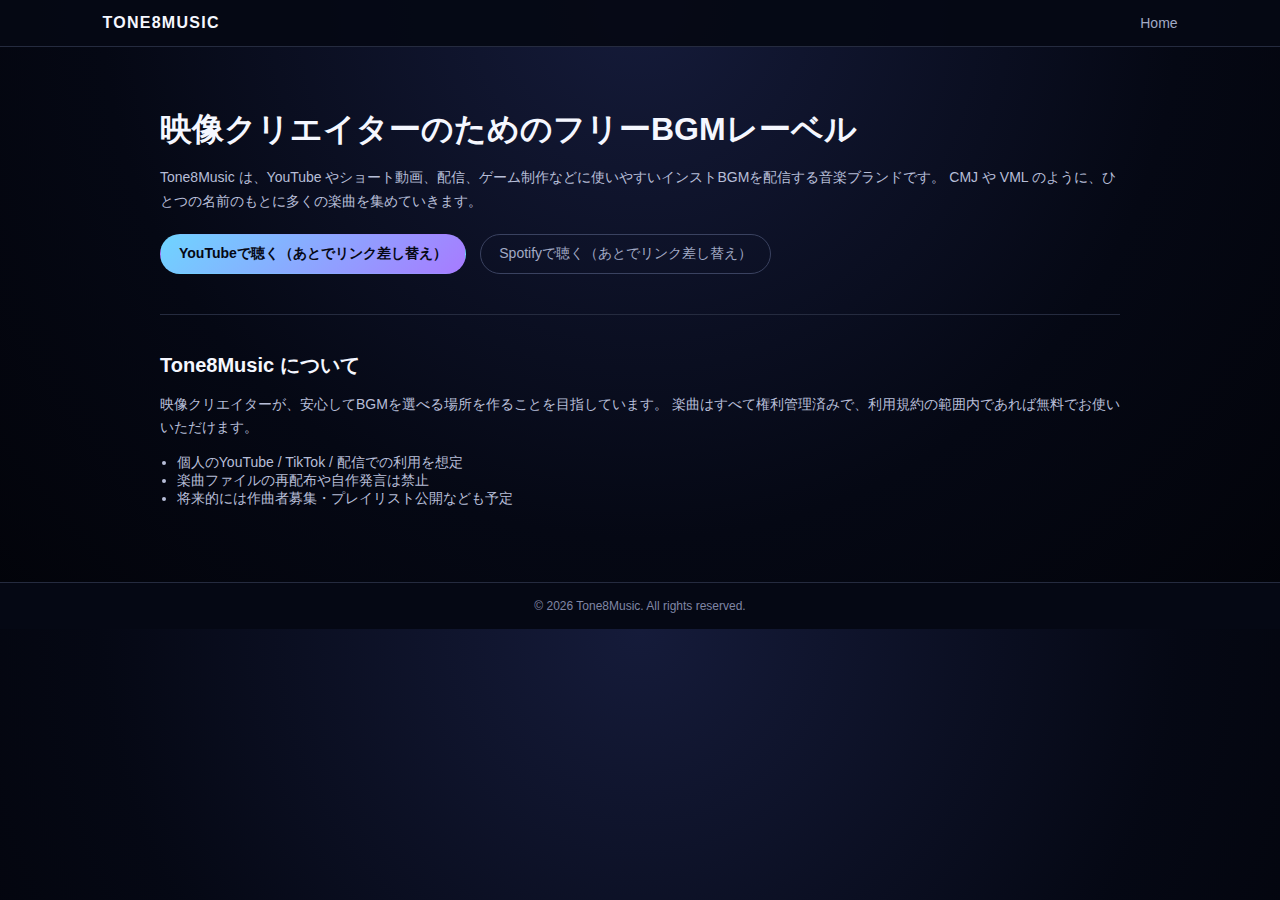
<file: index.html>
<!DOCTYPE html>
<html lang="ja">
<head>
  <meta charset="UTF-8" />
  <meta name="viewport" content="width=device-width, initial-scale=1.0" />
  <title>Tone8Music | Free BGM Label</title>
  <style>
    body {
      font-family: -apple-system, BlinkMacSystemFont, "Segoe UI", sans-serif;
      margin: 0;
      background: radial-gradient(circle at top, #151b3a, #050814 60%, #020309);
      color: #f5f7ff;
    }
    header {
      display: flex;
      justify-content: space-between;
      align-items: center;
      padding: 14px 8%;
      background: rgba(5, 8, 20, 0.95);
      border-bottom: 1px solid #252b3f;
      position: sticky;
      top: 0;
    }
    .logo {
      font-weight: 700;
      letter-spacing: 0.08em;
      text-transform: uppercase;
    }
    nav a {
      margin-left: 18px;
      text-decoration: none;
      color: #a2aac5;
      font-size: 14px;
    }
    nav a:hover {
      color: #6fd4ff;
    }
    main {
      padding: 40px 8% 60px;
      max-width: 960px;
      margin: 0 auto;
    }
    h1 {
      font-size: 32px;
      margin-bottom: 10px;
    }
    p {
      font-size: 14px;
      line-height: 1.7;
      color: #b7bed8;
    }
    .sub {
      margin-bottom: 20px;
    }
    .btn-row {
      margin-top: 18px;
    }
    .btn {
      display: inline-block;
      padding: 10px 18px;
      border-radius: 999px;
      text-decoration: none;
      font-size: 14px;
      margin-right: 10px;
      border: 1px solid transparent;
    }
    .btn-primary {
      background: linear-gradient(135deg, #6fd4ff, #a77bff);
      color: #050814;
      font-weight: 600;
    }
    .btn-outline {
      background: transparent;
      border-color: #3a4260;
      color: #a2aac5;
    }
    .section {
      margin-top: 40px;
      padding-top: 20px;
      border-top: 1px solid #252b3f;
    }
    h2 {
      font-size: 20px;
      margin-bottom: 8px;
    }
    ul {
      padding-left: 1.2em;
      font-size: 14px;
      color: #b7bed8;
    }
    footer {
      text-align: center;
      padding: 16px;
      font-size: 12px;
      color: #8086a5;
      border-top: 1px solid #252b3f;
      background: #050814;
    }
    @media (max-width: 640px) {
      header {
        flex-direction: column;
        align-items: flex-start;
        gap: 6px;
      }
      h1 {
        font-size: 26px;
      }
    }
  </style>
</head>
<body>
  <header>
    <div class="logo">Tone8Music</div>
    <nav>
      <a href="#">Home</a>
      <!-- あとで別HTMLに分けてもOK -->
    </nav>
  </header>

  <main>
    <h1>映像クリエイターのためのフリーBGMレーベル</h1>
    <p class="sub">
      Tone8Music は、YouTube やショート動画、配信、ゲーム制作などに使いやすいインストBGMを配信する音楽ブランドです。
      CMJ や VML のように、ひとつの名前のもとに多くの楽曲を集めていきます。
    </p>

    <div class="btn-row">
      <a href="#" class="btn btn-primary">YouTubeで聴く（あとでリンク差し替え）</a>
      <a href="#" class="btn btn-outline">Spotifyで聴く（あとでリンク差し替え）</a>
    </div>

    <div class="section">
      <h2>Tone8Music について</h2>
      <p>
        映像クリエイターが、安心してBGMを選べる場所を作ることを目指しています。
        楽曲はすべて権利管理済みで、利用規約の範囲内であれば無料でお使いいただけます。
      </p>
      <ul>
        <li>個人のYouTube / TikTok / 配信での利用を想定</li>
        <li>楽曲ファイルの再配布や自作発言は禁止</li>
        <li>将来的には作曲者募集・プレイリスト公開なども予定</li>
      </ul>
    </div>
  </main>

  <footer>
    © <span id="year"></span> Tone8Music. All rights reserved.
  </footer>

  <script>
    document.getElementById("year").textContent = new Date().getFullYear();
  </script>
</body>
</html>
</file>
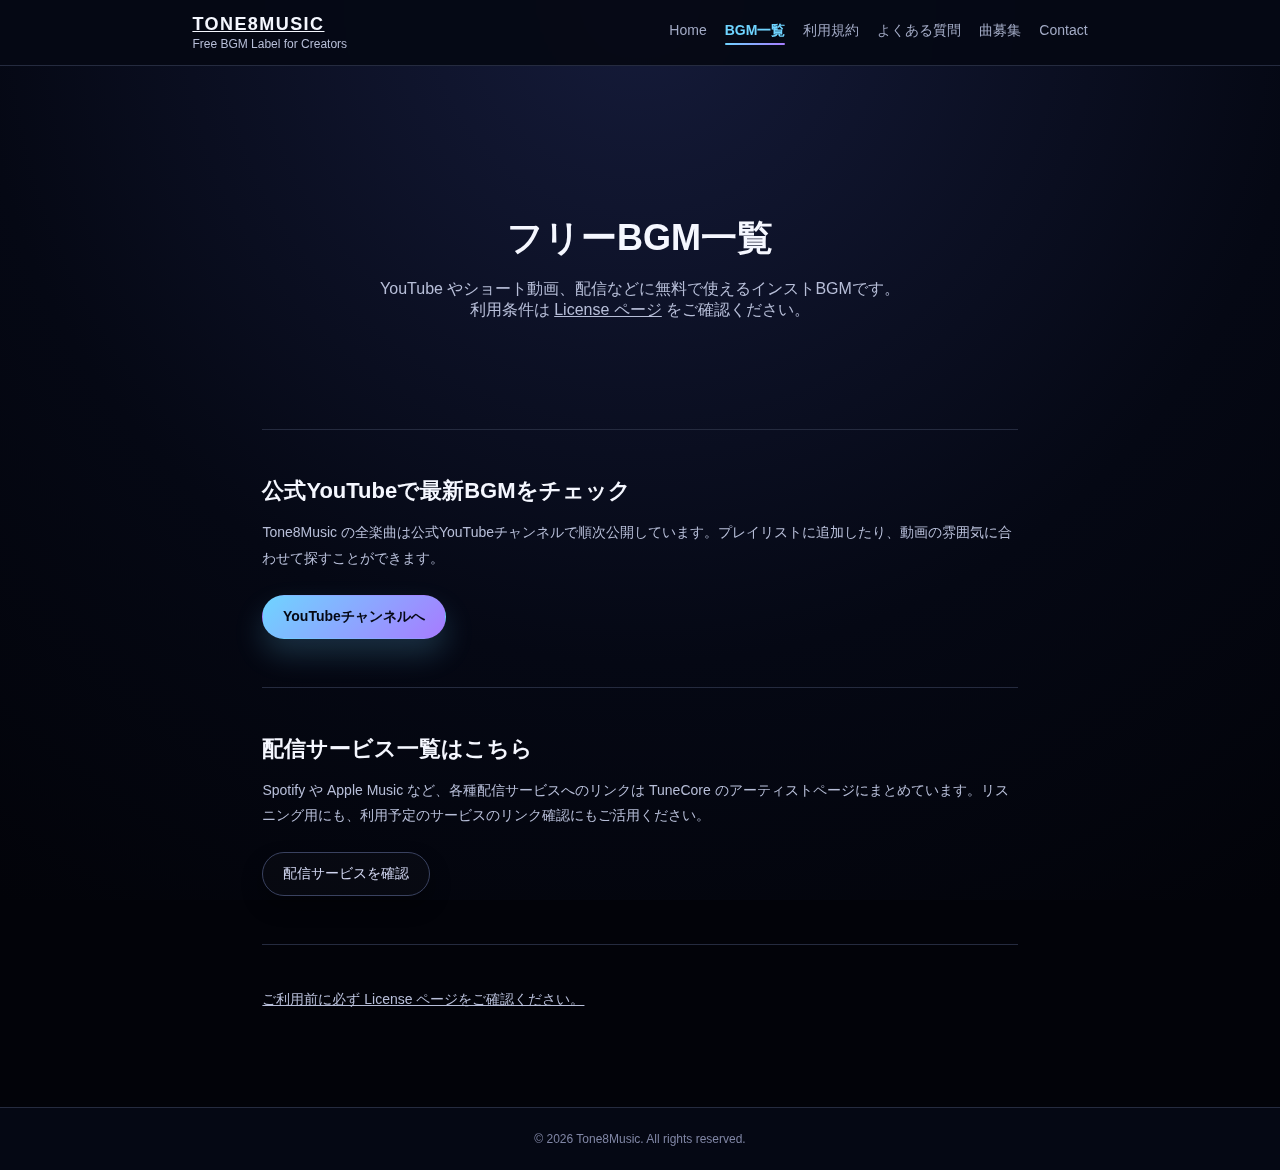
<file: bgm.html>
<!DOCTYPE html>
<html lang="ja">

<head>
  <meta charset="UTF-8" />
  <meta name="viewport" content="width=device-width, initial-scale=1.0" />
  <title>Free BGM | Tone8Music</title>
  <link rel="stylesheet" href="styles.css" />
</head>

<body>
  <header id="site-header" data-include="header"></header>

  <main>
    <section class="hero">
      <h1>フリーBGM一覧</h1>
      <p> YouTube やショート動画、配信などに無料で使えるインストBGMです。</br>利用条件は <a href="license.html">License ページ</a> をご確認ください。</p>
    </section>

    <section class="section">
      <h2>公式YouTubeで最新BGMをチェック</h2>
      <p>
        Tone8Music の全楽曲は公式YouTubeチャンネルで順次公開しています。プレイリストに追加したり、動画の雰囲気に合わせて探すことができます。
      </p>
      <div class="btn-row">
        <a class="btn btn-primary" href="https://www.youtube.com/@Tone8Music" target="_blank" rel="noopener">YouTubeチャンネルへ</a>
      </div>
    </section>

    <section class="section">
      <h2>配信サービス一覧はこちら</h2>
      <p>
        Spotify や Apple Music など、各種配信サービスへのリンクは TuneCore のアーティストページにまとめています。リスニング用にも、利用予定のサービスのリンク確認にもご活用ください。
      </p>
      <div class="btn-row">
        <a class="btn btn-secondary" href="https://www.tunecore.co.jp/artists/Tone8Music" target="_blank" rel="noopener">配信サービスを確認</a>
      </div>
    </section>

    <section class="section">
      <p><a href="license.html">ご利用前に必ず License ページをご確認ください。</a></p>
    </section>
  </main>

  <footer id="site-footer" data-include="footer"></footer>

  <script src="main.js"></script>
</body>

</html>
</file>
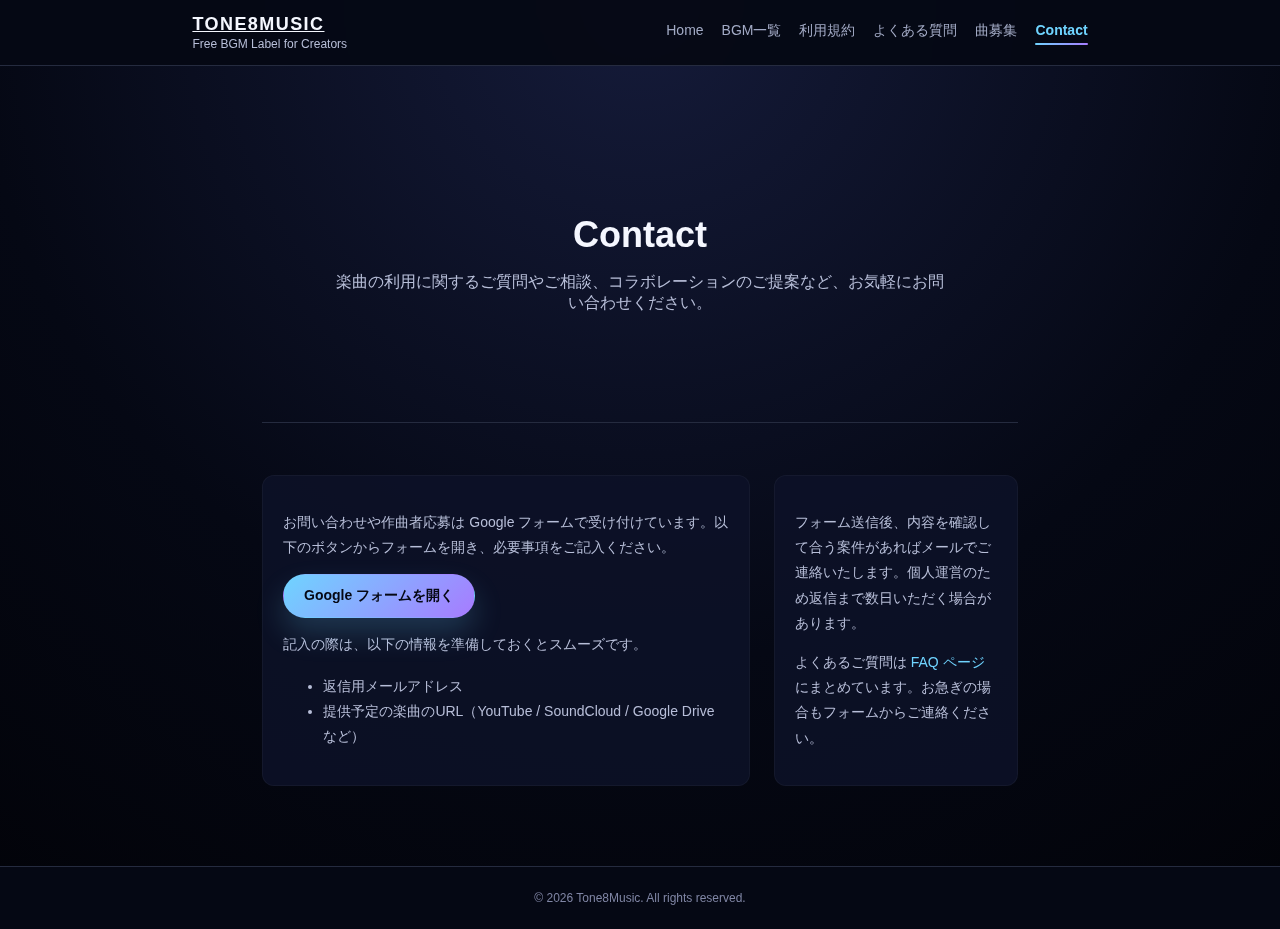
<file: contact.html>
<!DOCTYPE html>
<html lang="ja">

<head>
  <meta charset="UTF-8" />
  <meta name="viewport" content="width=device-width, initial-scale=1.0" />
  <title>Contact | Tone8Music</title>
  <link rel="stylesheet" href="styles.css" />
</head>

<body>
  <header id="site-header" data-include="header"></header>

  <main>
    <section class="hero">
      <h1>Contact</h1>
      <p>楽曲の利用に関するご質問やご相談、コラボレーションのご提案など、お気軽にお問い合わせください。</p>
    </section>

    <section class="section">
      <div class="contact-layout">
        <div class="contact-form contact-form--google">
          <p class="contact-form-desc">お問い合わせや作曲者応募は Google フォームで受け付けています。以下のボタンからフォームを開き、必要事項をご記入ください。</p>
          <a class="btn btn-primary google-form-btn" href="https://docs.google.com/forms/d/e/1FAIpQLScx3-eHHyjQn1kCQmmf1WdY4fAJ3xZpqXKNL03BN3bF4cXECw/viewform?usp=sharing&amp;ouid=105577944985134122873" target="_blank" rel="noopener noreferrer">Google フォームを開く</a>
          <p class="contact-form-note">記入の際は、以下の情報を準備しておくとスムーズです。</p>
          <ul class="contact-form-list">
            <li>返信用メールアドレス</li>
            <li>提供予定の楽曲のURL（YouTube / SoundCloud / Google Drive など）</li>
          </ul>
        </div>

        <div class="contact-info">
          <p>フォーム送信後、内容を確認して合う案件があればメールでご連絡いたします。個人運営のため返信まで数日いただく場合があります。</p>
          <p>よくあるご質問は <a href="faq.html">FAQ ページ</a> にまとめています。お急ぎの場合もフォームからご連絡ください。</p>
        </div>
      </div>
    </section>
  </main>

  <footer id="site-footer" data-include="footer"></footer>

  <script src="main.js"></script>
</body>

</html>
</file>
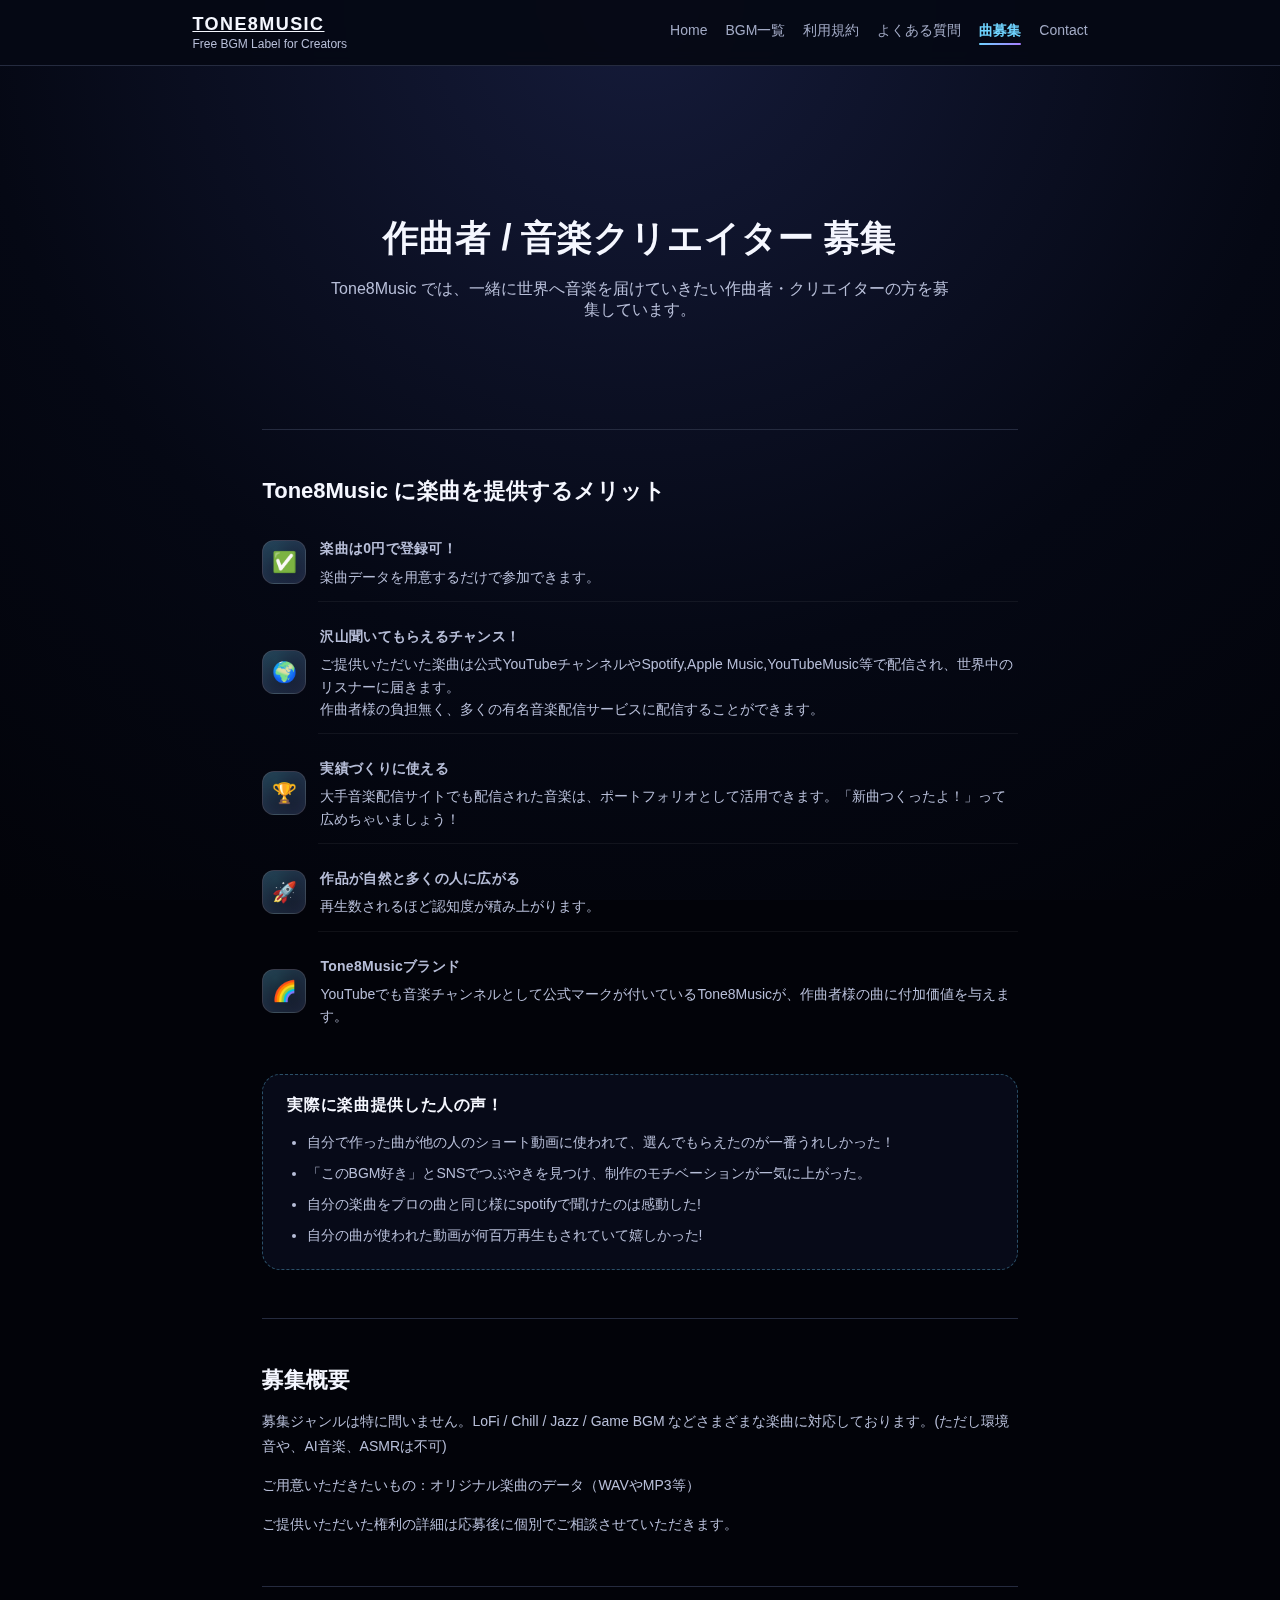
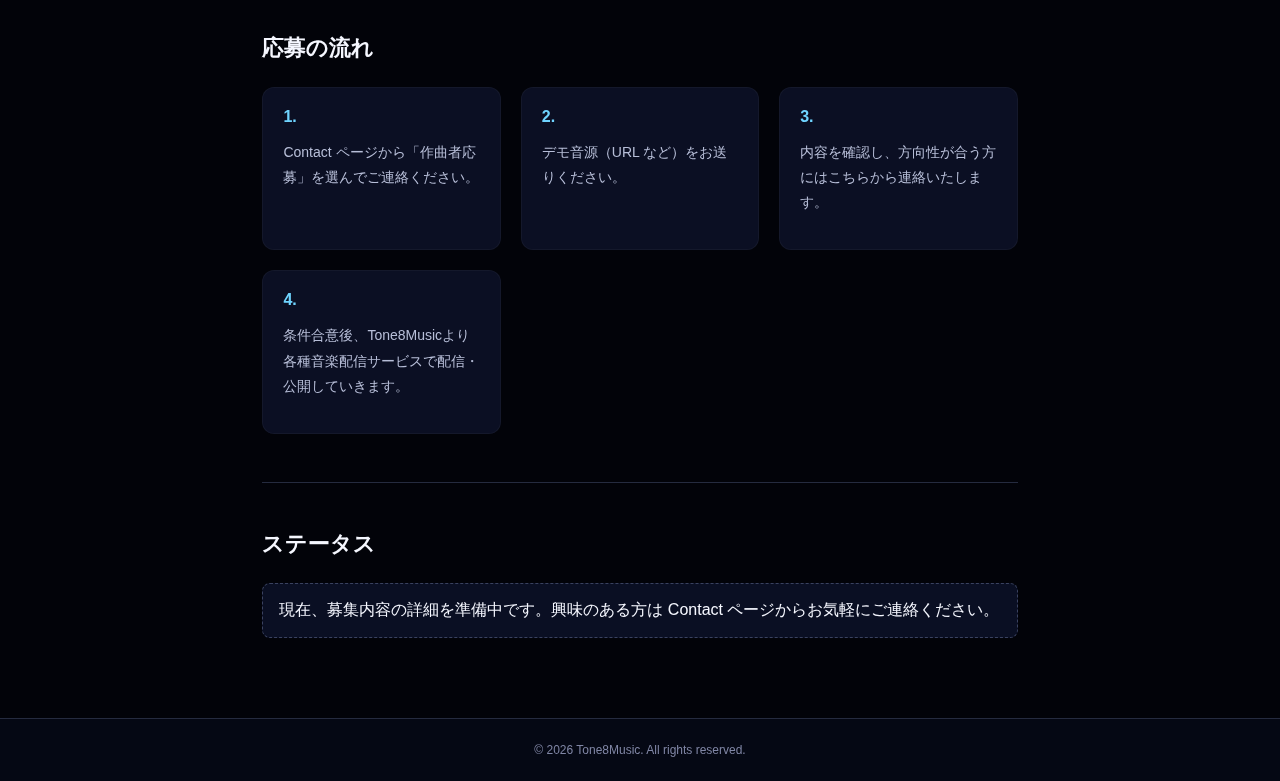
<file: creators.html>
<!DOCTYPE html>
<html lang="ja">

<head>
  <meta charset="UTF-8" />
  <meta name="viewport" content="width=device-width, initial-scale=1.0" />
  <title>Creators | Tone8Music</title>
  <link rel="stylesheet" href="styles.css" />
</head>

<body>
  <header id="site-header" data-include="header"></header>

  <main>
    <section class="hero">
      <h1>作曲者 / 音楽クリエイター 募集</h1>
      <p>Tone8Music では、一緒に世界へ音楽を届けていきたい作曲者・クリエイターの方を募集しています。</p>
    </section>

    <section class="section">
      <h2>Tone8Music に楽曲を提供するメリット</h2>

      <ul class="benefits-list">
        <li>
          <span class="benefit-icon">✅</span>
          <div class="benefit-text">
            <span class="benefit-title">楽曲は0円で登録可！</span>
            <span class="benefit-desc">楽曲データを用意するだけで参加できます。</span>
          </div>
        </li>
        <li>
          <span class="benefit-icon">🌍</span>
          <div class="benefit-text">
            <span class="benefit-title">沢山聞いてもらえるチャンス！</span>
            <span class="benefit-desc">ご提供いただいた楽曲は公式YouTubeチャンネルやSpotify,Apple Music,YouTubeMusic等で配信され、世界中のリスナーに届きます。</br>
            作曲者様の負担無く、多くの有名音楽配信サービスに配信することができます。</span>
          </div>
        </li>
        <li>
          <span class="benefit-icon">🏆</span>
          <div class="benefit-text">
            <span class="benefit-title">実績づくりに使える</span>
            <span class="benefit-desc">大手音楽配信サイトでも配信された音楽は、ポートフォリオとして活用できます。「新曲つくったよ！」って広めちゃいましょう！</span>
          </div>
        </li>
        <li>
          <span class="benefit-icon">🚀</span>
          <div class="benefit-text">
            <span class="benefit-title">作品が自然と多くの人に広がる</span>
            <span class="benefit-desc">再生数されるほど認知度が積み上がります。</span>
          </div>
        </li>
        <li>
          <span class="benefit-icon">🌈</span>
          <div class="benefit-text">
            <span class="benefit-title">Tone8Musicブランド</span>
            <span class="benefit-desc">YouTubeでも音楽チャンネルとして公式マークが付いているTone8Musicが、作曲者様の曲に付加価値を与えます。</span>
          </div>
        </li>
      </ul>

      <div class="voices-block">
        <h3>実際に楽曲提供した人の声！</h3>
        <ul class="voices-list">
          <li>自分で作った曲が他の人のショート動画に使われて、選んでもらえたのが一番うれしかった！</li>
          <li>「このBGM好き」とSNSでつぶやきを見つけ、制作のモチベーションが一気に上がった。</li>
          <li>自分の楽曲をプロの曲と同じ様にspotifyで聞けたのは感動した!</li>
          <li>自分の曲が使われた動画が何百万再生もされていて嬉しかった!</li>
        </ul>
      </div>
    </section>

    <section class="section">
      <h2>募集概要</h2>
      <p>募集ジャンルは特に問いません。LoFi / Chill / Jazz / Game BGM などさまざまな楽曲に対応しております。(ただし環境音や、AI音楽、ASMRは不可)</p>
      <p>ご用意いただきたいもの：オリジナル楽曲のデータ（WAVやMP3等）</p>
      <p>ご提供いただいた権利の詳細は応募後に個別でご相談させていただきます。</p>
    </section>

    <section class="section">
      <h2>応募の流れ</h2>
      <div class="steps-grid">
        <div class="step">
          <div class="step-number">1.</div>
          <p>Contact ページから「作曲者応募」を選んでご連絡ください。</p>
        </div>
        <div class="step">
          <div class="step-number">2.</div>
          <p>デモ音源（URL など）をお送りください。</p>
        </div>
        <div class="step">
          <div class="step-number">3.</div>
          <p>内容を確認し、方向性が合う方にはこちらから連絡いたします。</p>
        </div>
        <div class="step">
          <div class="step-number">4.</div>
          <p>条件合意後、Tone8Musicより各種音楽配信サービスで配信・公開していきます。</p>
        </div>
      </div>
    </section>

    <section class="section">
      <h2>ステータス</h2>
      <div class="status-box">
        現在、募集内容の詳細を準備中です。興味のある方は Contact ページからお気軽にご連絡ください。
      </div>
    </section>
  </main>

  <footer id="site-footer" data-include="footer"></footer>

  <script src="main.js"></script>
</body>

</html>
</file>
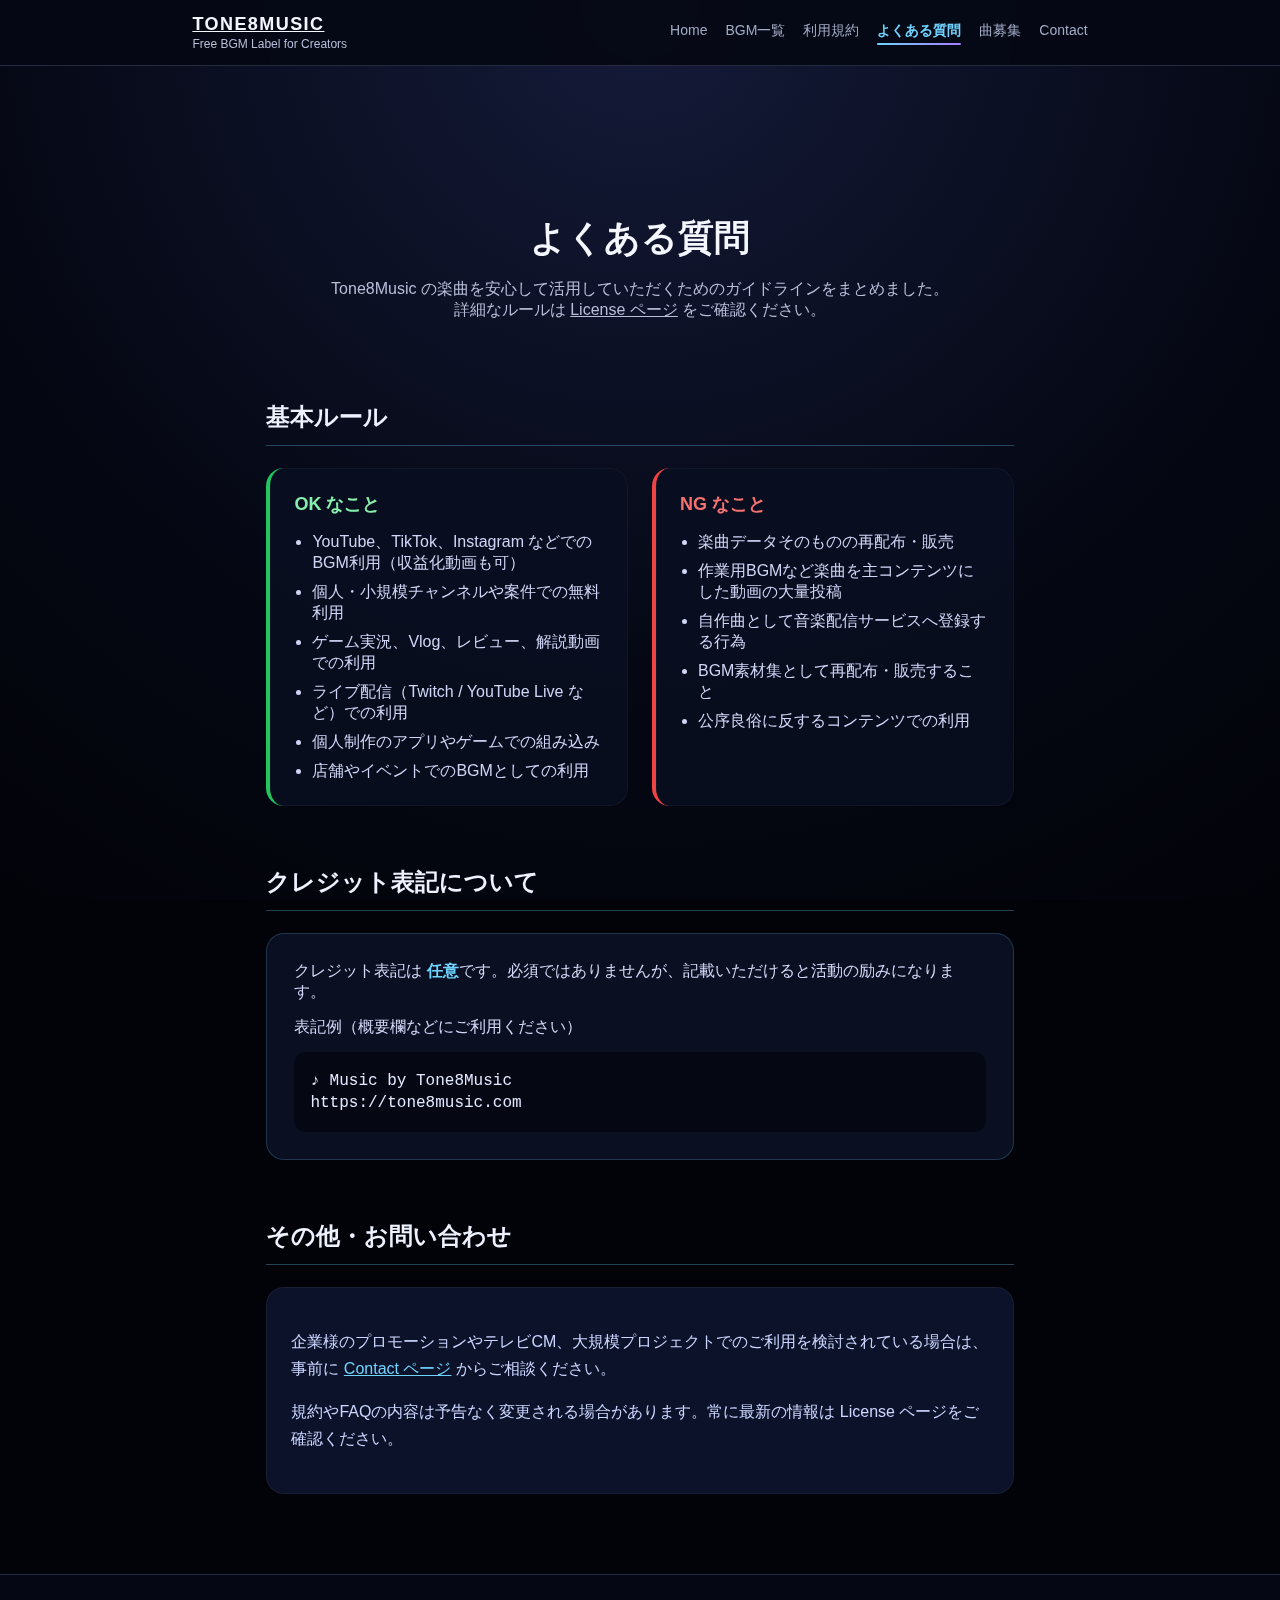
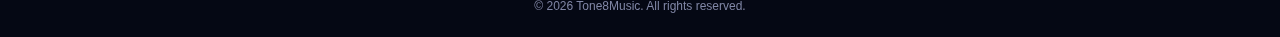
<file: faq.html>
<!DOCTYPE html>
<html lang="ja">

<head>
  <meta charset="UTF-8" />
  <meta name="viewport" content="width=device-width, initial-scale=1.0" />
  <title>FAQ | Tone8Music</title>
  <link rel="stylesheet" href="styles.css" />
</head>

<body>
  <header id="site-header" data-include="header"></header>

  <main class="faq-main">
    <section class="hero hero-alt">
      <div class="faq-hero-inner">
        <h1>よくある質問</h1>
        <p>
          Tone8Music の楽曲を安心して活用していただくためのガイドラインをまとめました。
          詳細なルールは <a href="license.html">License ページ</a> をご確認ください。
        </p>
      </div>
    </section>

    <div class="faq-wrapper">
      <section class="faq-section">
        <h2>基本ルール</h2>
        <div class="faq-grid">
          <article class="faq-card faq-card--ok">
            <h3>OK なこと</h3>
            <ul>
              <li>YouTube、TikTok、Instagram などでのBGM利用（収益化動画も可）</li>
              <li>個人・小規模チャンネルや案件での無料利用</li>
              <li>ゲーム実況、Vlog、レビュー、解説動画での利用</li>
              <li>ライブ配信（Twitch / YouTube Live など）での利用</li>
              <li>個人制作のアプリやゲームでの組み込み</li>
              <li>店舗やイベントでのBGMとしての利用</li>
            </ul>
          </article>
          <article class="faq-card faq-card--ng">
            <h3>NG なこと</h3>
            <ul>
              <li>楽曲データそのものの再配布・販売</li>
              <li>作業用BGMなど楽曲を主コンテンツにした動画の大量投稿</li>
              <li>自作曲として音楽配信サービスへ登録する行為</li>
              <li>BGM素材集として再配布・販売すること</li>
              <li>公序良俗に反するコンテンツでの利用</li>
            </ul>
          </article>
        </div>
      </section>

      <section class="faq-section">
        <h2>クレジット表記について</h2>
        <div class="faq-credit-card">
          <p>クレジット表記は <span class="highlight">任意</span>です。必須ではありませんが、記載いただけると活動の励みになります。</p>
          <p>表記例（概要欄などにご利用ください）</p>
          <div class="credit-example">
            <p>♪ Music by Tone8Music</p>
            <p>https://tone8music.com</p>
          </div>
        </div>
      </section>

      <section class="faq-section">
        <h2>その他・お問い合わせ</h2>
        <div class="faq-note">
          <p>企業様のプロモーションやテレビCM、大規模プロジェクトでのご利用を検討されている場合は、事前に <a href="contact.html">Contact ページ</a> からご相談ください。</p>
          <p>規約やFAQの内容は予告なく変更される場合があります。常に最新の情報は License ページをご確認ください。</p>
        </div>
      </section>
    </div>
  </main>

  <footer id="site-footer" data-include="footer"></footer>

  <script src="main.js"></script>
</body>

</html>
</file>
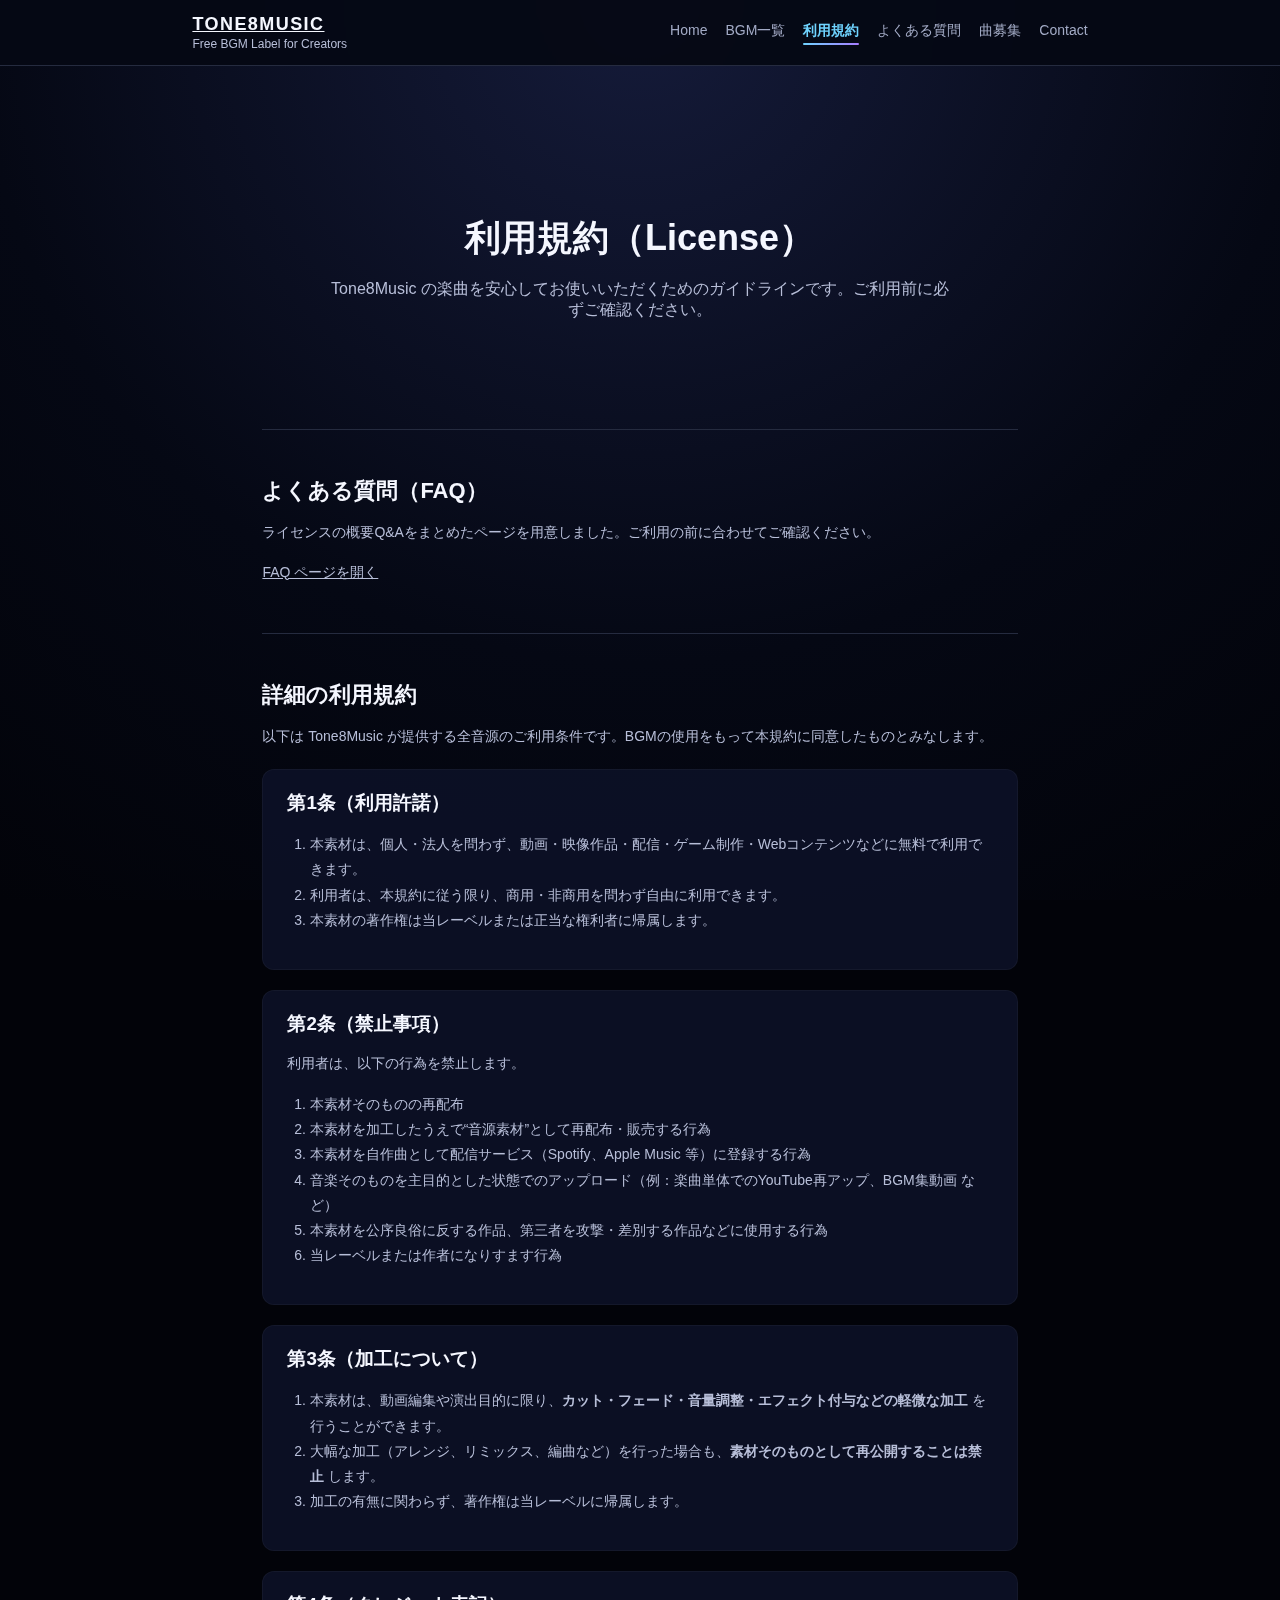
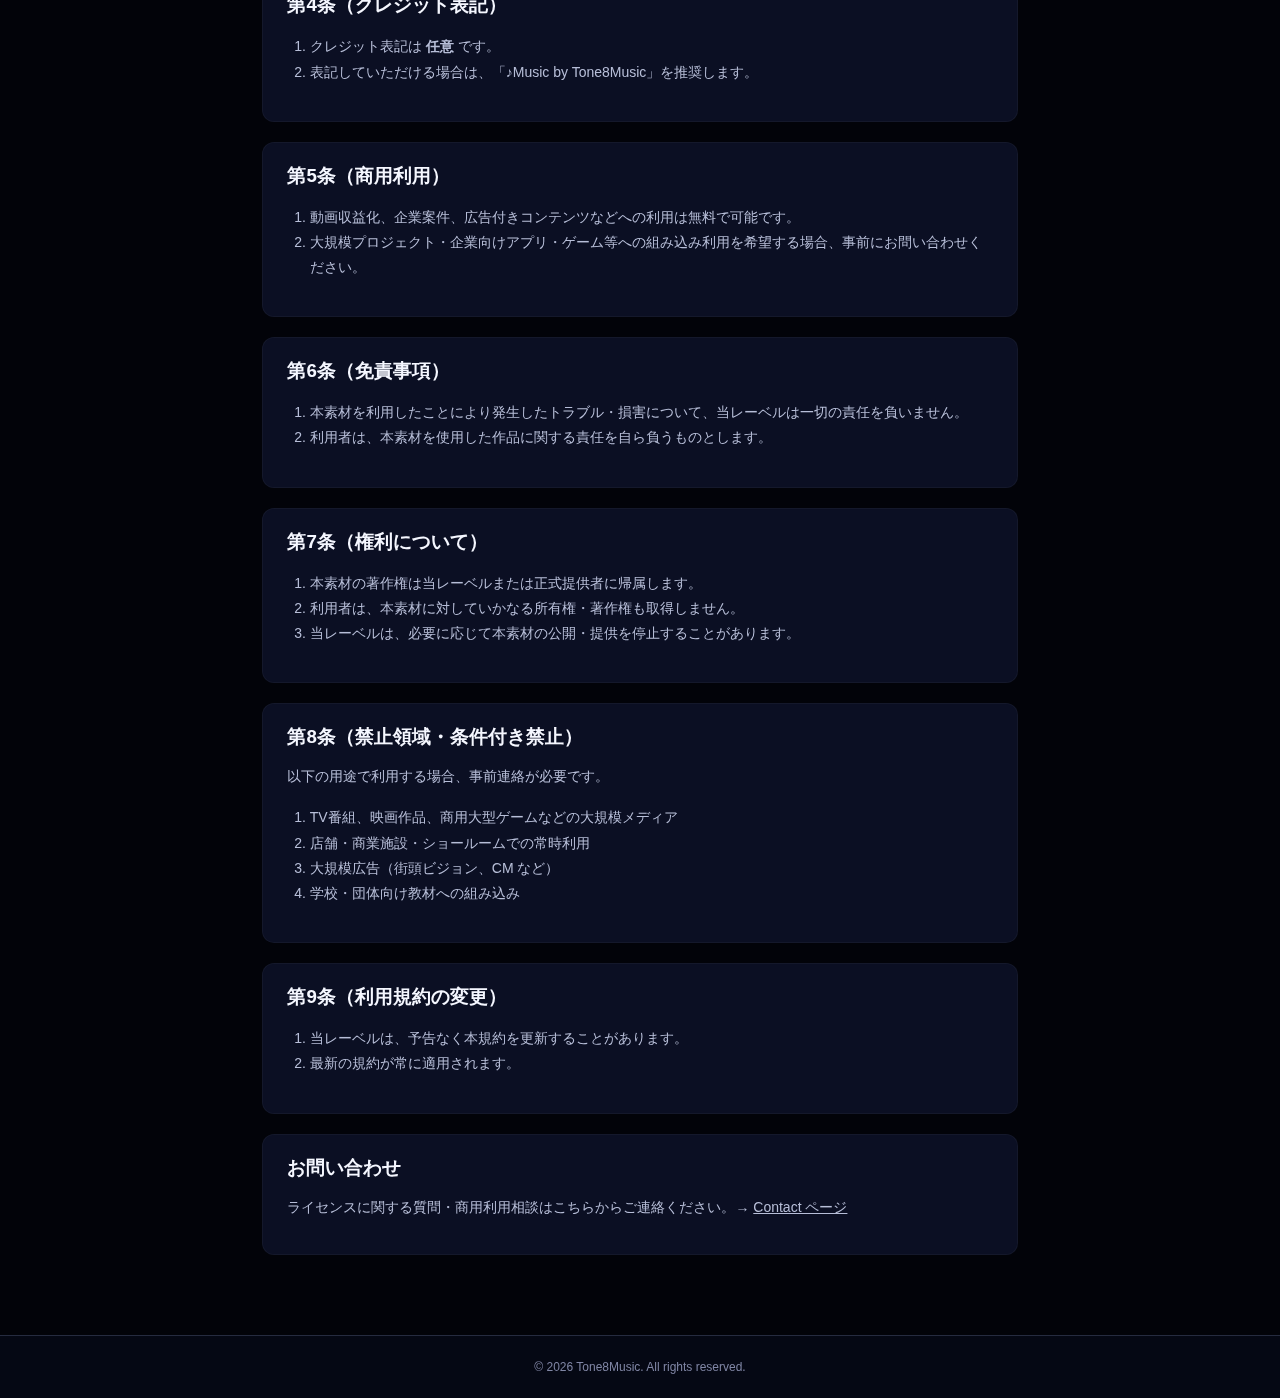
<file: license.html>
<!DOCTYPE html>
<html lang="ja">

<head>
  <meta charset="UTF-8" />
  <meta name="viewport" content="width=device-width, initial-scale=1.0" />
  <title>License | Tone8Music</title>
  <link rel="stylesheet" href="styles.css" />
</head>

<body>
  <header id="site-header" data-include="header"></header>

  <main>
    <section class="hero">
      <h1>利用規約（License）</h1>
      <p>Tone8Music の楽曲を安心してお使いいただくためのガイドラインです。ご利用前に必ずご確認ください。</p>
    </section>

    <section class="section">
      <h2>よくある質問（FAQ）</h2>
      <p>ライセンスの概要Q&amp;Aをまとめたページを用意しました。ご利用の前に合わせてご確認ください。</p>
      <p><a href="faq.html">FAQ ページを開く</a></p>
    </section>

    <section class="section">
      <h2>詳細の利用規約</h2>
      <p>以下は Tone8Music が提供する全音源のご利用条件です。BGMの使用をもって本規約に同意したものとみなします。</p>
      <article class="terms-article">
        <h3>第1条（利用許諾）</h3>
        <ol>
          <li>本素材は、個人・法人を問わず、動画・映像作品・配信・ゲーム制作・Webコンテンツなどに無料で利用できます。</li>
          <li>利用者は、本規約に従う限り、商用・非商用を問わず自由に利用できます。</li>
          <li>本素材の著作権は当レーベルまたは正当な権利者に帰属します。</li>
        </ol>
      </article>
      <article class="terms-article">
        <h3>第2条（禁止事項）</h3>
        <p>利用者は、以下の行為を禁止します。</p>
        <ol>
          <li>本素材そのものの再配布</li>
          <li>本素材を加工したうえで“音源素材”として再配布・販売する行為</li>
          <li>本素材を自作曲として配信サービス（Spotify、Apple Music 等）に登録する行為</li>
          <li>音楽そのものを主目的とした状態でのアップロード（例：楽曲単体でのYouTube再アップ、BGM集動画 など）</li>
          <li>本素材を公序良俗に反する作品、第三者を攻撃・差別する作品などに使用する行為</li>
          <li>当レーベルまたは作者になりすます行為</li>
        </ol>
      </article>
      <article class="terms-article">
        <h3>第3条（加工について）</h3>
        <ol>
          <li>本素材は、動画編集や演出目的に限り、<strong>カット・フェード・音量調整・エフェクト付与などの軽微な加工</strong> を行うことができます。</li>
          <li>大幅な加工（アレンジ、リミックス、編曲など）を行った場合も、<strong>素材そのものとして再公開することは禁止</strong> します。</li>
          <li>加工の有無に関わらず、著作権は当レーベルに帰属します。</li>
        </ol>
      </article>
      <article class="terms-article">
        <h3>第4条（クレジット表記）</h3>
        <ol>
          <li>クレジット表記は <strong>任意</strong> です。</li>
          <li>表記していただける場合は、「♪Music by Tone8Music」を推奨します。</li>
        </ol>
      </article>
      <article class="terms-article">
        <h3>第5条（商用利用）</h3>
        <ol>
          <li>動画収益化、企業案件、広告付きコンテンツなどへの利用は無料で可能です。</li>
          <li>大規模プロジェクト・企業向けアプリ・ゲーム等への組み込み利用を希望する場合、事前にお問い合わせください。</li>
        </ol>
      </article>
      <article class="terms-article">
        <h3>第6条（免責事項）</h3>
        <ol>
          <li>本素材を利用したことにより発生したトラブル・損害について、当レーベルは一切の責任を負いません。</li>
          <li>利用者は、本素材を使用した作品に関する責任を自ら負うものとします。</li>
        </ol>
      </article>
      <article class="terms-article">
        <h3>第7条（権利について）</h3>
        <ol>
          <li>本素材の著作権は当レーベルまたは正式提供者に帰属します。</li>
          <li>利用者は、本素材に対していかなる所有権・著作権も取得しません。</li>
          <li>当レーベルは、必要に応じて本素材の公開・提供を停止することがあります。</li>
        </ol>
      </article>
      <article class="terms-article">
        <h3>第8条（禁止領域・条件付き禁止）</h3>
        <p>以下の用途で利用する場合、事前連絡が必要です。</p>
        <ol>
          <li>TV番組、映画作品、商用大型ゲームなどの大規模メディア</li>
          <li>店舗・商業施設・ショールームでの常時利用</li>
          <li>大規模広告（街頭ビジョン、CM など）</li>
          <li>学校・団体向け教材への組み込み</li>
        </ol>
      </article>
      <article class="terms-article">
        <h3>第9条（利用規約の変更）</h3>
        <ol>
          <li>当レーベルは、予告なく本規約を更新することがあります。</li>
          <li>最新の規約が常に適用されます。</li>
        </ol>
      </article>
      <article class="terms-article">
        <h3>お問い合わせ</h3>
        <p>ライセンスに関する質問・商用利用相談はこちらからご連絡ください。→ <a href="contact.html">Contact ページ</a></p>
      </article>
    </section>
  </main>

  <footer id="site-footer" data-include="footer"></footer>

  <script src="main.js"></script>
</body>

</html>
</file>
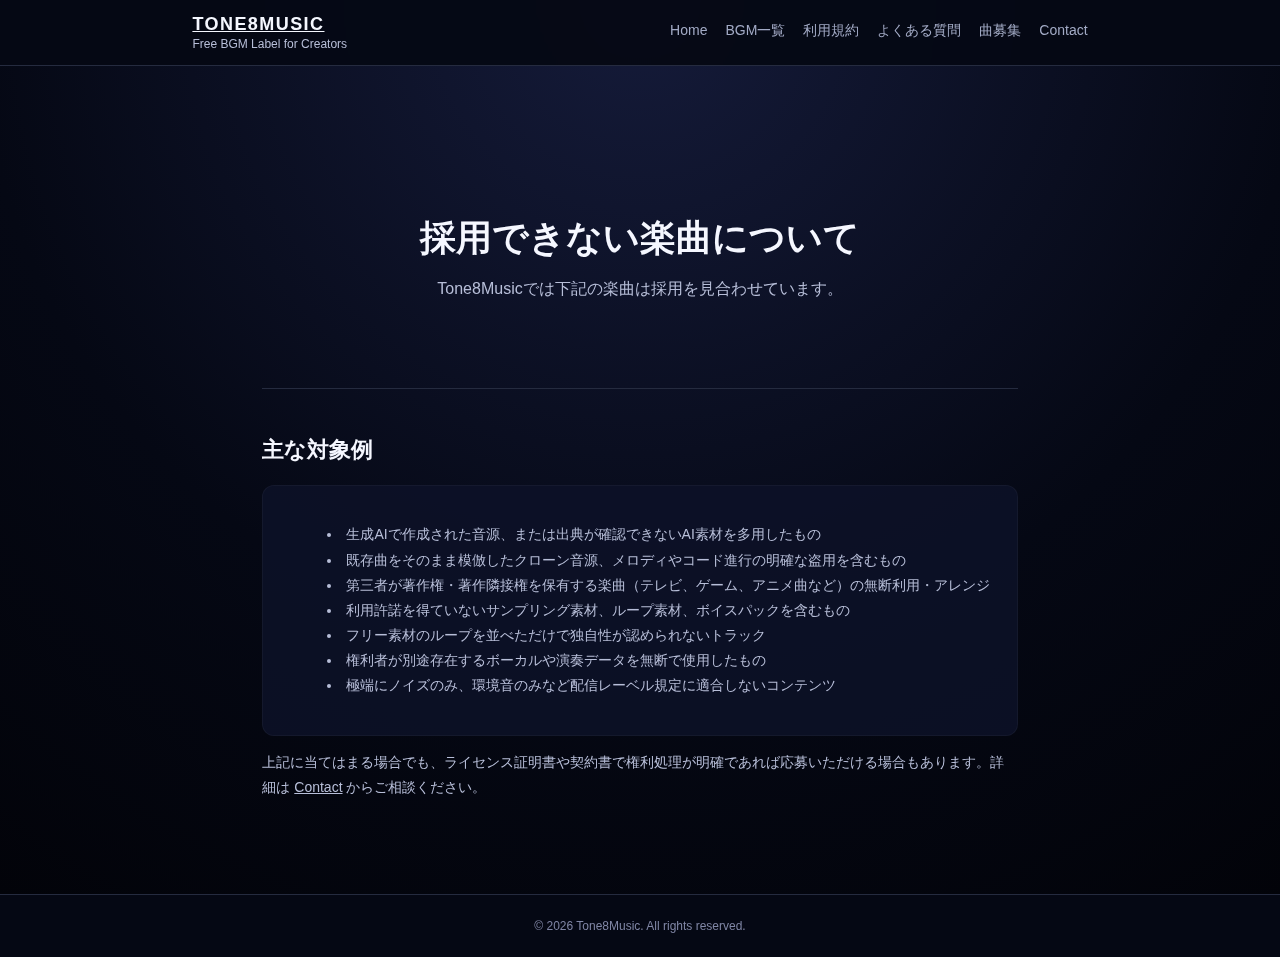
<file: restricted-tracks.html>
<!DOCTYPE html>
<html lang="ja">

<head>
  <meta charset="UTF-8" />
  <meta name="viewport" content="width=device-width, initial-scale=1.0" />
  <title>採用できない楽曲について | Tone8Music</title>
  <link rel="stylesheet" href="styles.css" />
</head>

<body>
  <header id="site-header" data-include="header"></header>

  <main>
    <section class="hero hero-alt">
      <h1>採用できない楽曲について</h1>
      <p>Tone8Musicでは下記の楽曲は採用を見合わせています。</p>
    </section>

    <section class="section">
      <h2>主な対象例</h2>
      <div class="terms-article">
        <ul class="list-check">
          <li>生成AIで作成された音源、または出典が確認できないAI素材を多用したもの</li>
          <li>既存曲をそのまま模倣したクローン音源、メロディやコード進行の明確な盗用を含むもの</li>
          <li>第三者が著作権・著作隣接権を保有する楽曲（テレビ、ゲーム、アニメ曲など）の無断利用・アレンジ</li>
          <li>利用許諾を得ていないサンプリング素材、ループ素材、ボイスパックを含むもの</li>
          <li>フリー素材のループを並べただけで独自性が認められないトラック</li>
          <li>権利者が別途存在するボーカルや演奏データを無断で使用したもの</li>
          <li>極端にノイズのみ、環境音のみなど配信レーベル規定に適合しないコンテンツ</li>
        </ul>
      </div>
      <p class="section-note">上記に当てはまる場合でも、ライセンス証明書や契約書で権利処理が明確であれば応募いただける場合もあります。詳細は <a href="contact.html">Contact</a> からご相談ください。</p>
    </section>
  </main>

  <footer id="site-footer" data-include="footer"></footer>

  <script src="main.js"></script>
</body>

</html>
</file>
<file: styles.css>
:root {
  --bg-dark: #050814;
  --bg-gradient: radial-gradient(circle at top, #151b3a, #050814 60%, #020309);
  --text-light: #f5f7ff;
  --text-muted: #b7bed8;
  --border-color: #252b3f;
  --accent-1: #6fd4ff;
  --accent-2: #a77bff;
  --card-bg: rgba(13, 18, 40, 0.85);
  --card-highlight: rgba(255, 255, 255, 0.04);
}

* {
  box-sizing: border-box;
}

html,
body {
  height: 100%;
}

html {
  background: #020309;
}

body {
  font-family: -apple-system, BlinkMacSystemFont, "Segoe UI", sans-serif;
  margin: 0;
  background: none;
  color: var(--text-light);
  display: flex;
  flex-direction: column;
  position: relative;
  min-height: 100vh;
}

body::before {
  content: "";
  position: fixed;
  inset: 0;
  z-index: -1;
  background: var(--bg-gradient);
  background-repeat: no-repeat;
  background-attachment: fixed;
}

a {
  color: inherit;
}

header {
  position: fixed;
  top: 0;
  left: 0;
  width: 100%;
  background: rgba(5, 8, 20, 0.95);
  border-bottom: 1px solid var(--border-color);
  z-index: 1000;
  backdrop-filter: blur(6px);
}

.header-inner {
  max-width: 1100px;
  margin: 0 auto;
  padding: 14px 8%;
  display: flex;
  align-items: center;
  justify-content: space-between;
  gap: 16px;
}

.logo-wrap {
  display: flex;
  flex-direction: column;
  gap: 2px;
}

.logo {
  font-weight: 700;
  letter-spacing: 0.08em;
  text-transform: uppercase;
  font-size: 18px;
}

.tagline {
  font-size: 12px;
  color: var(--text-muted);
}

nav {
  display: flex;
  align-items: center;
  gap: 16px;
}

.nav-links {
  display: flex;
  gap: 18px;
}

.nav-links a {
  text-decoration: none;
  color: #a2aac5;
  font-size: 14px;
  transition: color 0.2s ease;
  position: relative;
  padding-bottom: 4px;
  line-height: 1.15;
  display: inline-flex;
  align-items: center;
}

.nav-links a:hover,
.nav-links a:focus-visible {
  color: var(--accent-1);
}

.nav-links a.active {
  color: var(--accent-1);
  font-weight: 600;
}

.nav-links a.active::after {
  content: "";
  position: absolute;
  left: 0;
  right: 0;
  bottom: -2px;
  height: 2px;
  background: linear-gradient(135deg, var(--accent-1), var(--accent-2));
  border-radius: 999px;
}

.menu-toggle {
  display: none;
  background: transparent;
  border: 1px solid #3a4260;
  color: var(--text-light);
  padding: 6px 10px;
  border-radius: 6px;
  margin-left: auto;
}

main {
  flex: 1 0 auto;
  padding: 40px 8% 80px;
  max-width: 960px;
  margin: 90px auto 0;
}

.hero {
  padding: 60px 0;
  text-align: center;
}

.hero h1 {
  font-size: 36px;
  margin-bottom: 16px;
}

.hero.hero-alt {
  padding-bottom: 40px;
}

.hero .eyebrow {
  display: inline-block;
  letter-spacing: 0.1em;
  font-size: 12px;
  text-transform: uppercase;
  color: var(--accent-1);
  margin-bottom: 10px;
}

.hero p {
  font-size: 16px;
  color: var(--text-muted);
  max-width: 620px;
  margin: 0 auto;
}

.faq-hero-inner {
  max-width: 720px;
  margin: 0 auto;
}

.btn-row {
  margin-top: 24px;
  display: flex;
  flex-wrap: wrap;
  gap: 12px;
}

.hero .btn-row {
  justify-content: center;
}

.btn {
  display: inline-flex;
  align-items: center;
  justify-content: center;
  padding: 12px 20px;
  border-radius: 999px;
  text-decoration: none;
  font-size: 14px;
  border: 1px solid transparent;
  transition: transform 0.28s ease, box-shadow 0.28s ease, border-color 0.2s ease,
    background 0.2s ease, color 0.2s ease;
  transform: translateY(0) scale(1);
  will-change: transform;
  position: relative;
  overflow: hidden;
}

.btn::before {
  content: "";
  position: absolute;
  inset: 0;
  background: radial-gradient(circle at 30% 30%, rgba(255, 255, 255, 0.35), transparent 60%);
  opacity: 0;
  transition: opacity 0.28s ease;
  pointer-events: none;
}

.btn:focus-visible {
  outline: none;
  box-shadow: 0 0 0 3px rgba(111, 212, 255, 0.35);
}

.btn:hover,
.btn:focus-visible {
  transform: translateY(-2px) scale(1.03);
}

.btn:hover::before,
.btn:focus-visible::before {
  opacity: 1;
}

.btn-primary {
  background: linear-gradient(135deg, var(--accent-1), var(--accent-2));
  color: #050814;
  font-weight: 600;
  box-shadow: 0 15px 30px rgba(111, 212, 255, 0.2);
}

.btn-primary:hover,
.btn-primary:focus-visible {
  box-shadow: 0 25px 40px rgba(111, 212, 255, 0.35);
}

.btn-secondary {
  border-color: #3a4260;
  color: #d0d5f0;
  background: rgba(255, 255, 255, 0.02);
  box-shadow: 0 10px 20px rgba(0, 0, 0, 0.35);
}

.btn-secondary:hover,
.btn-secondary:focus-visible {
  border-color: var(--accent-1);
  color: var(--accent-1);
  box-shadow: 0 20px 30px rgba(0, 0, 0, 0.45);
}

@media (prefers-reduced-motion: reduce) {
  .btn {
    transition: opacity 0.2s ease, border-color 0.2s ease;
  }

  .btn:hover,
  .btn:focus-visible {
    transform: none;
  }

  .btn::before,
  .btn:hover::before {
    opacity: 0;
  }
}

.section {
  margin-top: 48px;
  padding-top: 28px;
  border-top: 1px solid var(--border-color);
}

.section h2 {
  font-size: 22px;
  margin-bottom: 12px;
}

.section p,
.section li {
  color: var(--text-muted);
  font-size: 14px;
  line-height: 1.8;
}

.faq-wrapper {
  margin-top: 20px;
  display: flex;
  flex-direction: column;
  gap: 40px;
}

.faq-section {
  padding: 0 4px;
}

.faq-section h2 {
  font-size: 24px;
  margin-bottom: 22px;
  color: #eef2ff;
  border-bottom: 1px solid rgba(111, 212, 255, 0.3);
  padding-bottom: 12px;
}

.faq-grid {
  display: grid;
  grid-template-columns: repeat(auto-fit, minmax(260px, 1fr));
  gap: 24px;
}

.faq-card {
  background: rgba(9, 14, 32, 0.9);
  border-radius: 18px;
  padding: 24px;
  border-left: 4px solid transparent;
  box-shadow: inset 0 0 0 1px rgba(255, 255, 255, 0.04);
}

.faq-card h3 {
  margin-top: 0;
  margin-bottom: 16px;
  font-size: 18px;
}

.faq-card ul {
  margin: 0;
  padding-left: 18px;
  color: #cfd5f5;
}

.faq-card li + li {
  margin-top: 8px;
}

.faq-card--ok {
  border-left-color: #22c55e;
}

.faq-card--ok h3 {
  color: #86efac;
}

.faq-card--ng {
  border-left-color: #ef4444;
}

.faq-card--ng h3 {
  color: #f87171;
}

.faq-credit-card {
  background: rgba(11, 17, 36, 0.95);
  border-radius: 18px;
  padding: 28px;
  box-shadow: inset 0 0 0 1px rgba(111, 212, 255, 0.2);
  color: #d2d6f5;
}

.faq-credit-card p {
  margin-top: 0;
  margin-bottom: 14px;
  color: inherit;
}

.credit-example {
  background: rgba(0, 0, 0, 0.45);
  padding: 16px;
  border-radius: 12px;
  font-family: ui-monospace, SFMono-Regular, SFMono, Menlo, Monaco, Consolas, "Liberation Mono", "Courier New", monospace;
  color: #e2e8ff;
}

.credit-example p {
  margin: 4px 0;
}

.highlight {
  color: var(--accent-1);
  font-weight: 600;
}

.faq-note {
  background: rgba(13, 20, 45, 0.9);
  padding: 24px;
  border-radius: 18px;
  border: 1px solid rgba(255, 255, 255, 0.05);
  color: #cbd5ff;
  line-height: 1.7;
}

.faq-note a {
  color: var(--accent-1);
}

@media (max-width: 640px) {
  .faq-section {
    padding: 0;
  }
}

.section.use-cases {
  margin-top: 60px;
  padding: 56px 48px;
  border: none;
  background: linear-gradient(135deg, rgba(7, 12, 32, 0.95), rgba(8, 20, 56, 0.8));
  border-radius: 28px;
  position: relative;
  overflow: hidden;
  box-shadow: 0 30px 60px rgba(3, 6, 20, 0.7);
}

.section.use-cases::before,
.section.use-cases::after {
  content: "";
  position: absolute;
  width: 220px;
  height: 220px;
  border-radius: 50%;
  background: radial-gradient(circle, rgba(111, 212, 255, 0.2), transparent 70%);
  filter: blur(6px);
  z-index: 0;
}

.section.use-cases::before {
  top: -40px;
  right: -60px;
}

.section.use-cases::after {
  bottom: -80px;
  left: -40px;
}

.section.use-cases h2,
.use-cases-subtitle {
  text-align: center;
  position: relative;
  z-index: 1;
}

.section.use-cases h2 {
  font-size: 28px;
  color: var(--accent-1);
  margin-bottom: 10px;
}

.use-cases-subtitle {
  font-size: 16px;
  color: #c7d0f5;
  margin-bottom: 32px;
}

.cards-grid {
  display: grid;
  grid-template-columns: repeat(auto-fit, minmax(220px, 1fr));
  gap: 18px;
  margin-top: 24px;
}

.use-cases-grid {
  gap: 24px;
  position: relative;
  z-index: 1;
}

.card {
  background: var(--card-bg);
  border: 1px solid var(--card-highlight);
  border-radius: 12px;
  padding: 20px;
}

.use-case-card {
  text-align: left;
  padding: 30px 24px;
  border: 1px solid rgba(255, 255, 255, 0.05);
  border-radius: 24px;
  background: rgba(8, 13, 32, 0.8);
  box-shadow: inset 0 0 0 1px rgba(255, 255, 255, 0.02), 0 15px 30px rgba(0, 0, 0, 0.4);
  transition: transform 0.3s ease, border-color 0.3s ease, box-shadow 0.3s ease;
}

.use-case-card:hover {
  transform: translateY(-8px);
  border-color: rgba(111, 212, 255, 0.6);
  box-shadow: 0 20px 35px rgba(6, 15, 40, 0.8), 0 0 25px rgba(111, 212, 255, 0.25);
}

.use-case-header {
  display: flex;
  align-items: center;
  gap: 14px;
  margin-bottom: 16px;
}

.use-case-header h3 {
  margin: 0;
  font-size: 18px;
  color: #f5f7ff;
}

.icon-badge {
  width: 56px;
  height: 56px;
  border-radius: 999px;
  border: 1px solid rgba(255, 255, 255, 0.2);
  display: flex;
  align-items: center;
  justify-content: center;
  font-size: 12px;
  letter-spacing: 0.08em;
  margin: 0;
  color: var(--accent-1);
  background: rgba(111, 212, 255, 0.08);
  text-transform: uppercase;
}

@media (max-width: 640px) {
  .section.use-cases {
    padding: 40px 28px;
  }
}

.steps-grid {
  display: grid;
  grid-template-columns: repeat(auto-fit, minmax(200px, 1fr));
  gap: 20px;
  margin-top: 24px;
}

.step {
  background: var(--card-bg);
  border-radius: 12px;
  padding: 20px;
  border: 1px solid var(--card-highlight);
}

.step-number {
  font-weight: 600;
  color: var(--accent-1);
  margin-bottom: 10px;
}

.tracks-grid {
  display: grid;
  grid-template-columns: repeat(auto-fit, minmax(240px, 1fr));
  gap: 20px;
  margin-top: 24px;
}

.track-card {
  background: var(--card-bg);
  border-radius: 12px;
  padding: 18px;
  border: 1px solid var(--card-highlight);
}

.track-card h3 {
  margin: 0 0 6px;
  font-size: 16px;
}

.track-meta {
  font-size: 12px;
  color: #a2aac5;
  margin-bottom: 12px;
}

.track-actions {
  display: flex;
  gap: 12px;
}

.track-actions a {
  flex: 1;
  text-align: center;
  padding: 8px 10px;
  border-radius: 6px;
  text-decoration: none;
  border: 1px solid #3a4260;
  font-size: 13px;
}

.track-actions a:first-child {
  border-color: var(--accent-1);
  color: var(--accent-1);
}

footer {
  text-align: center;
  padding: 24px 16px;
  font-size: 12px;
  color: #8086a5;
  border-top: 1px solid var(--border-color);
  background: var(--bg-dark);
}

/* Free BGM page */
.filter-panel {
  background: var(--card-bg);
  border-radius: 12px;
  padding: 20px;
  border: 1px solid var(--card-highlight);
  margin-top: 24px;
  display: flex;
  flex-direction: column;
  gap: 16px;
}

.filter-row {
  display: flex;
  flex-wrap: wrap;
  gap: 12px;
}

.filter-panel input,
.filter-panel select,
.tag-button {
  background: transparent;
  border: 1px solid #3a4260;
  color: var(--text-light);
  padding: 10px 12px;
  border-radius: 8px;
  font-size: 14px;
}

.filter-panel input {
  flex: 1;
}

.tag-button {
  cursor: pointer;
}

.music-grid {
  margin-top: 28px;
  display: grid;
  grid-template-columns: repeat(auto-fit, minmax(260px, 1fr));
  gap: 18px;
}

.music-card {
  background: var(--card-bg);
  border-radius: 12px;
  padding: 20px;
  border: 1px solid var(--card-highlight);
  display: flex;
  flex-direction: column;
  gap: 10px;
}

.music-card h3 {
  margin: 0;
}

.tag-list {
  display: flex;
  flex-wrap: wrap;
  gap: 8px;
}

.tag {
  font-size: 12px;
  color: var(--accent-1);
}

.card-footer {
  display: flex;
  gap: 10px;
}

.card-footer a {
  flex: 1;
  text-align: center;
  padding: 8px 12px;
  border-radius: 6px;
  text-decoration: none;
  border: 1px solid #3a4260;
  font-size: 13px;
}

/* License page */
.rules-grid {
  display: grid;
  grid-template-columns: repeat(auto-fit, minmax(240px, 1fr));
  gap: 18px;
  margin-top: 24px;
}

.rules-list {
  background: var(--card-bg);
  border-radius: 12px;
  padding: 20px;
  border: 1px solid var(--card-highlight);
  list-style: disc inside;
}

.terms-article {
  background: var(--card-bg);
  border-radius: 12px;
  padding: 20px 24px;
  border: 1px solid var(--card-highlight);
  margin-top: 20px;
}

.terms-article h3 {
  margin-top: 0;
  margin-bottom: 12px;
}

.terms-article ol {
  padding-left: 1.4em;
  color: var(--text-muted);
  line-height: 1.8;
}

.terms-article p {
  color: var(--text-muted);
}

/* Creators page */
.benefits-list {
  margin: 16px 0 0;
  padding: 0;
  list-style: none;
  display: flex;
  flex-direction: column;
  gap: 8px;
}

.benefits-list li {
  display: grid;
  grid-template-columns: auto 1fr;
  gap: 14px;
  align-items: center;
  padding: 14px 0;
  position: relative;
}

.benefits-list li:not(:last-child)::after {
  content: "";
  position: absolute;
  left: 56px;
  right: 0;
  bottom: 0;
  height: 1px;
  background: rgba(255, 255, 255, 0.06);
}

.benefit-icon {
  width: 44px;
  height: 44px;
  border-radius: 12px;
  border: 1px solid rgba(255, 255, 255, 0.15);
  display: flex;
  align-items: center;
  justify-content: center;
  font-size: 20px;
  background: radial-gradient(circle at 30% 20%, rgba(111, 212, 255, 0.25), rgba(167, 123, 255, 0.1));
  box-shadow: inset 0 0 15px rgba(111, 212, 255, 0.15);
}

.benefit-text {
  display: flex;
  flex-direction: column;
  gap: 4px;
}

.benefit-title {
  font-weight: 600;
  font-size: 14px;
  letter-spacing: 0.02em;
}

.benefit-desc {
  color: var(--text-muted);
  font-size: 14px;
  line-height: 1.6;
}

.voices-block {
  margin-top: 32px;
  padding: 20px 24px;
  border-radius: 18px;
  border: 1px dashed rgba(111, 212, 255, 0.35);
  background: rgba(10, 14, 32, 0.7);
}

.voices-block h3 {
  margin: 0 0 14px;
  font-size: 16px;
  letter-spacing: 0.04em;
  color: var(--text-light);
}

.voices-list {
  margin: 0;
  padding-left: 1.2em;
  color: var(--text-muted);
  line-height: 1.7;
}

.voices-list li + li {
  margin-top: 6px;
}

.list-check {
  list-style: disc inside;
}

.status-box {
  margin-top: 24px;
  padding: 16px;
  border-radius: 8px;
  border: 1px dashed #3a4260;
  background: rgba(14, 20, 44, 0.75);
}

/* Contact page */
.contact-layout {
  display: grid;
  grid-template-columns: 2fr 1fr;
  gap: 24px;
  margin-top: 24px;
}

.contact-form {
  background: var(--card-bg);
  border-radius: 12px;
  padding: 20px;
  border: 1px solid var(--card-highlight);
}

.form-group {
  display: flex;
  flex-direction: column;
  gap: 6px;
  margin-bottom: 16px;
}

.form-group label {
  font-size: 13px;
  color: var(--text-muted);
}

.form-group input,
.form-group select,
.form-group textarea {
  padding: 12px;
  border-radius: 8px;
  border: 1px solid #3a4260;
  background: transparent;
  color: var(--text-light);
  font-size: 14px;
}

.form-group textarea {
  min-height: 140px;
}

.submit-btn {
  width: 100%;
  border: none;
  border-radius: 999px;
  padding: 12px;
  background: linear-gradient(135deg, var(--accent-1), var(--accent-2));
  color: #050814;
  font-weight: 600;
  cursor: pointer;
}

.contact-info {
  background: var(--card-bg);
  border-radius: 12px;
  padding: 20px;
  border: 1px solid var(--card-highlight);
  font-size: 14px;
  color: var(--text-muted);
}

.contact-info a {
  color: var(--accent-1);
  text-decoration: none;
}

@media (max-width: 840px) {
  .contact-layout {
    grid-template-columns: 1fr;
  }
}

@media (max-width: 768px) {
  .header-inner {
    padding: 12px 6%;
  }

  main {
    padding: 32px 6% 80px;
    margin-top: 90px;
  }

  .nav-links {
    position: absolute;
    top: 62px;
    right: 0;
    left: 0;
    background: #070b1d;
    flex-direction: column;
    padding: 16px 6%;
    border-bottom: 1px solid var(--border-color);
    display: none;
  }

  .nav-links.open {
    display: flex;
  }

  .menu-toggle {
    display: inline-flex;
    align-items: center;
    gap: 6px;
    font-size: 14px;
  }

  .cards-grid,
  .steps-grid,
  .tracks-grid {
    grid-template-columns: 1fr;
  }

  .benefits-list li {
    grid-template-columns: minmax(0, 1fr);
    gap: 8px;
  }

  .benefits-list li:not(:last-child)::after {
    left: 0;
  }

  .benefit-icon {
    width: 38px;
    height: 38px;
    font-size: 18px;
  }
}
</file>
